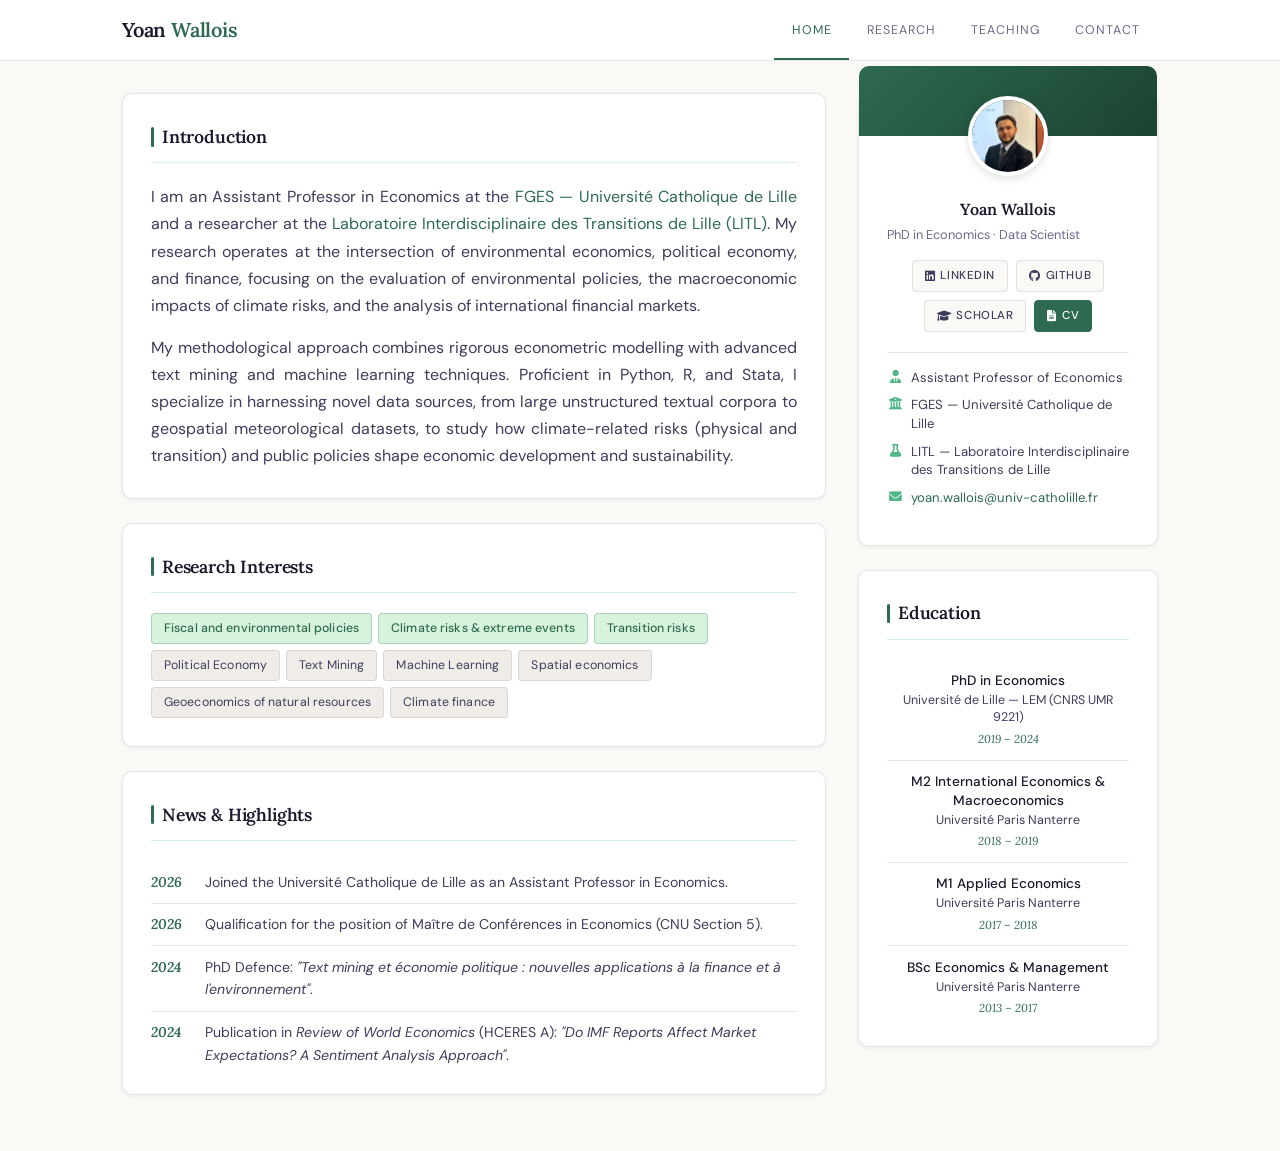
<file: index.html>
<!DOCTYPE html>
<html lang="en">
<head>
    <meta charset="UTF-8">
    <meta name="viewport" content="width=device-width, initial-scale=1.0">
    <meta name="description" content="Yoan Wallois — Assistant Professor in Economics at Université Catholique de Lille. Research in environmental policy, climate risks, and text mining.">
    <title>Yoan Wallois - Academic Website</title>
    <link rel="stylesheet" href="style.css">
    <link rel="stylesheet" href="https://cdnjs.cloudflare.com/ajax/libs/font-awesome/6.0.0/css/all.min.css">
</head>
<body>

    <header>
        <div class="nav-container">
            <a href="index.html" class="logo">Yoan <span>Wallois</span></a>
            <button class="nav-toggle" aria-label="Toggle navigation" onclick="document.querySelector('nav').classList.toggle('open')">
                <i class="fas fa-bars"></i>
            </button>
            <nav>
                <ul>
                    <li><a href="index.html" class="active">Home</a></li>
                    <li><a href="research.html">Research</a></li>
                    <li><a href="teaching.html">Teaching</a></li>
                    <li><a href="contact.html">Contact</a></li>
                </ul>
            </nav>
        </div>
    </header>

    <div class="container">

        <!-- Main Content -->
        <main class="content">

            <section class="card">
                <h2>Introduction</h2>
                <p>I am an Assistant Professor in Economics at the <a href="https://www.fges.fr">FGES — Université Catholique de Lille</a> and a researcher at the <a href="https://litl-lab.fr">Laboratoire Interdisciplinaire des Transitions de Lille (LITL)</a>. My research operates at the intersection of environmental economics, political economy, and finance, focusing on the evaluation of environmental policies, the macroeconomic impacts of climate risks, and the analysis of international financial markets.</p>
                <p>My methodological approach combines rigorous econometric modelling with advanced text mining and machine learning techniques. Proficient in Python, R, and Stata, I specialize in harnessing novel data sources, from large unstructured textual corpora to geospatial meteorological datasets, to study how climate-related risks (physical and transition) and public policies shape economic development and sustainability.</p>
            </section>

            <section class="card">
                <h2>Research Interests</h2>
                <div class="tag-container">
                    <span class="tag primary">Fiscal and environmental policies</span>
                    <span class="tag primary">Climate risks &amp; extreme events</span>
                    <span class="tag primary">Transition risks</span>
                    <span class="tag">Political Economy</span>
                    <span class="tag">Text Mining</span>
                    <span class="tag">Machine Learning</span>
                    <span class="tag">Spatial economics</span>
                    <span class="tag">Geoeconomics of natural resources</span>
                    <span class="tag">Climate finance</span>
                </div>
            </section>

            <section class="card">
                <h2>News &amp; Highlights</h2>
                <ul class="news-list">
                    <li>
                        <span class="news-year">2026</span>
                        <span>Joined the Université Catholique de Lille as an Assistant Professor in Economics.</span>
                    </li>
                    <li>
                        <span class="news-year">2026</span>
                        <span>Qualification for the position of Maître de Conférences in Economics (CNU Section 5).</span>
                    </li>
                    <li>
                        <span class="news-year">2024</span>
                        <span>PhD Defence: <em>"Text mining et économie politique : nouvelles applications à la finance et à l'environnement"</em>.</span>
                    </li>
                    <li>
                        <span class="news-year">2024</span>
                        <span>Publication in <em>Review of World Economics</em> (HCERES A): <em>"Do IMF Reports Affect Market Expectations? A Sentiment Analysis Approach"</em>.</span>
                    </li>
                </ul>
            </section>

        </main>

        <!-- Sidebar -->
        <aside class="sidebar">
 
            <div class="card">
                <!-- Green banner -->
                <div class="profile-banner"></div>
 
                <!-- Replace CVpic.jpg with your actual photo; if no photo, remove the <img> and use the initials div below -->
                <img src="CVpic.jpg" alt="Yoan Wallois" class="profile-img"
                     onerror="this.style.display='none'; document.getElementById('profile-initials').style.display='flex';">
                <div class="profile-initials" id="profile-initials" style="display:none;">YW</div>
 
                <h3 style="font-family: var(--serif); font-size: 1rem; color: var(--ink); margin-bottom: 2px;">Yoan Wallois</h3>
                <p style="font-size: 0.8rem; color: var(--ink-3); line-height: 1.5;">PhD in Economics · Data Scientist</p>
 
                <!-- Social / CV links -->
                <div class="social-links">
                    <a href="https://www.linkedin.com/in/yoanwallois" target="_blank" rel="noopener">
                        <i class="fab fa-linkedin"></i> LinkedIn
                    </a>
                    <a href="https://github.com/yoanwallois" target="_blank" rel="noopener">
                        <i class="fab fa-github"></i> GitHub
                    </a>
                    <a href="https://scholar.google.com" target="_blank" rel="noopener">
                        <i class="fas fa-graduation-cap"></i> Scholar
                    </a>
                    <a href="CV_YW2025_French.pdf" class="primary" download>
                        <i class="fas fa-file-alt"></i> CV
                    </a>
                </div>
 
                <!-- Contact info -->
                <div class="contact-info">
                    <ul>
                        <li><i class="fas fa-user-tie"></i> Assistant Professor of Economics</li>
                        <li><i class="fas fa-university"></i> FGES — Université Catholique de Lille</li>
                        <li><i class="fas fa-flask"></i> LITL — Laboratoire Interdisciplinaire des Transitions de Lille</li>
                        <li>
                            <i class="fas fa-envelope"></i>
                            <a href="mailto:yoan.wallois@univ-catholille.fr">yoan.wallois@univ-catholille.fr</a>
                        </li>
                    </ul>
                </div>
            </div>
 
            <!-- Education panel -->
            <div class="card">
                <br>
                <h2>Education</h2>
                <div class="edu-list">
                    <div class="edu-item">
                        <div class="edu-degree">PhD in Economics</div>
                        <div class="edu-institution">Université de Lille — LEM (CNRS UMR 9221)</div>
                        <div class="edu-year">2019 – 2024</div>
                    </div>
                    <div class="edu-item">
                        <div class="edu-degree">M2 International Economics &amp; Macroeconomics</div>
                        <div class="edu-institution">Université Paris Nanterre</div>
                        <div class="edu-year">2018 – 2019</div>
                    </div>
                    <div class="edu-item">
                        <div class="edu-degree">M1 Applied Economics</div>
                        <div class="edu-institution">Université Paris Nanterre</div>
                        <div class="edu-year">2017 – 2018</div>
                    </div>
                    <div class="edu-item">
                        <div class="edu-degree">BSc Economics &amp; Management</div>
                        <div class="edu-institution">Université Paris Nanterre</div>
                        <div class="edu-year">2013 – 2017</div>
                    </div>
                </div>
            </div>
 
        </aside>
    </div>
 
</body>
</html>
</file>
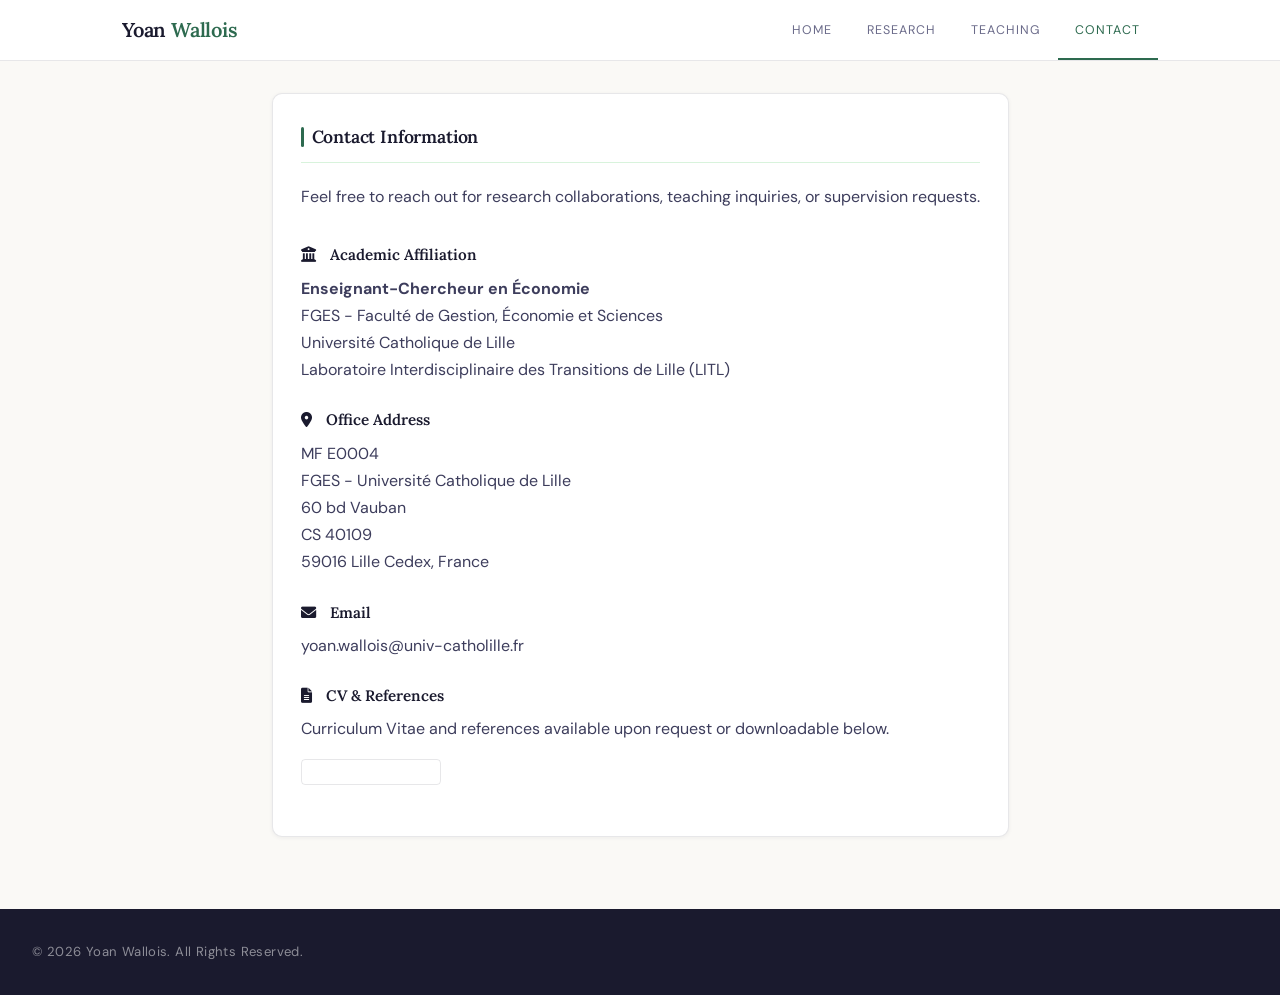
<file: contact.html>
<!DOCTYPE html>
<html lang="en">
<head>
    <meta charset="UTF-8">
    <meta name="viewport" content="width=device-width, initial-scale=1.0">
    <title>Contact - Yoan Wallois</title>
    <link rel="stylesheet" href="style.css">
    <link rel="stylesheet" href="https://cdnjs.cloudflare.com/ajax/libs/font-awesome/6.0.0/css/all.min.css">
</head>
<body>

    <header>
        <div class="nav-container">
            <a href="index.html" class="logo">Yoan <span>Wallois</span></a>
            <nav>
                <ul>
                    <li><a href="index.html">Home</a></li>
                    <li><a href="research.html">Research</a></li>
                    <li><a href="teaching.html">Teaching</a></li>
                    <li><a href="contact.html" class="active">Contact</a></li>
                </ul>
            </nav>
        </div>
    </header>

    <div class="container">
        <main class="content" style="grid-column: 1 / -1; max-width: 800px; margin: 0 auto;">
            
            <section class="card">
                <h2>Contact Information</h2>
                <p>Feel free to reach out for research collaborations, teaching inquiries, or supervision requests.</p>
                
                <div style="margin-top: 2rem;">
                    <div style="margin-bottom: 1.5rem;">
                        <h3><i class="fas fa-university" style="color: var(--secondary-color); margin-right: 10px;"></i> Academic Affiliation</h3>
                        <p>
                            <strong>Enseignant-Chercheur en Économie</strong><br>
                            FGES - Faculté de Gestion, Économie et Sciences<br>
                            Université Catholique de Lille<br>
                            Laboratoire Interdisciplinaire des Transitions de Lille (LITL)
                        </p>
                    </div>

                    <div style="margin-bottom: 1.5rem;">
                        <h3><i class="fas fa-map-marker-alt" style="color: var(--secondary-color); margin-right: 10px;"></i> Office Address</h3>
                        <p> 
                            MF E0004<br>
                            FGES - Université Catholique de Lille<br>
                            60 bd Vauban<br>
                            CS 40109<br>
                            59016 Lille Cedex, France
                        </p>
                    </div>

                    <div style="margin-bottom: 1.5rem;">
                        <h3><i class="fas fa-envelope" style="color: var(--secondary-color); margin-right: 10px;"></i> Email</h3>
                        <p><a href="mailto:yoan.wallois@univ-catholille.fr" style="color: var(--secondary-color); text-decoration: none;">yoan.wallois@univ-catholille.fr</a></p>
                    </div>
                    
                    <div style="margin-bottom: 1.5rem;">
                        <h3><i class="fas fa-file-alt" style="color: var(--secondary-color); margin-right: 10px;"></i> CV & References</h3>
                        <p>Curriculum Vitae and references available upon request or downloadable below.</p>
                        <a href="CV_YW2025_French.pdf" class="tag" style="text-decoration: none; background-color: var(--primary-color); color: white;">Download CV (PDF)</a>
                    </div>
                </div>
            </section>

        </main>
    </div>

    <footer>
        <p>&copy; 2026 Yoan Wallois. All Rights Reserved.</p>
    </footer>

</body>
</html>
</file>
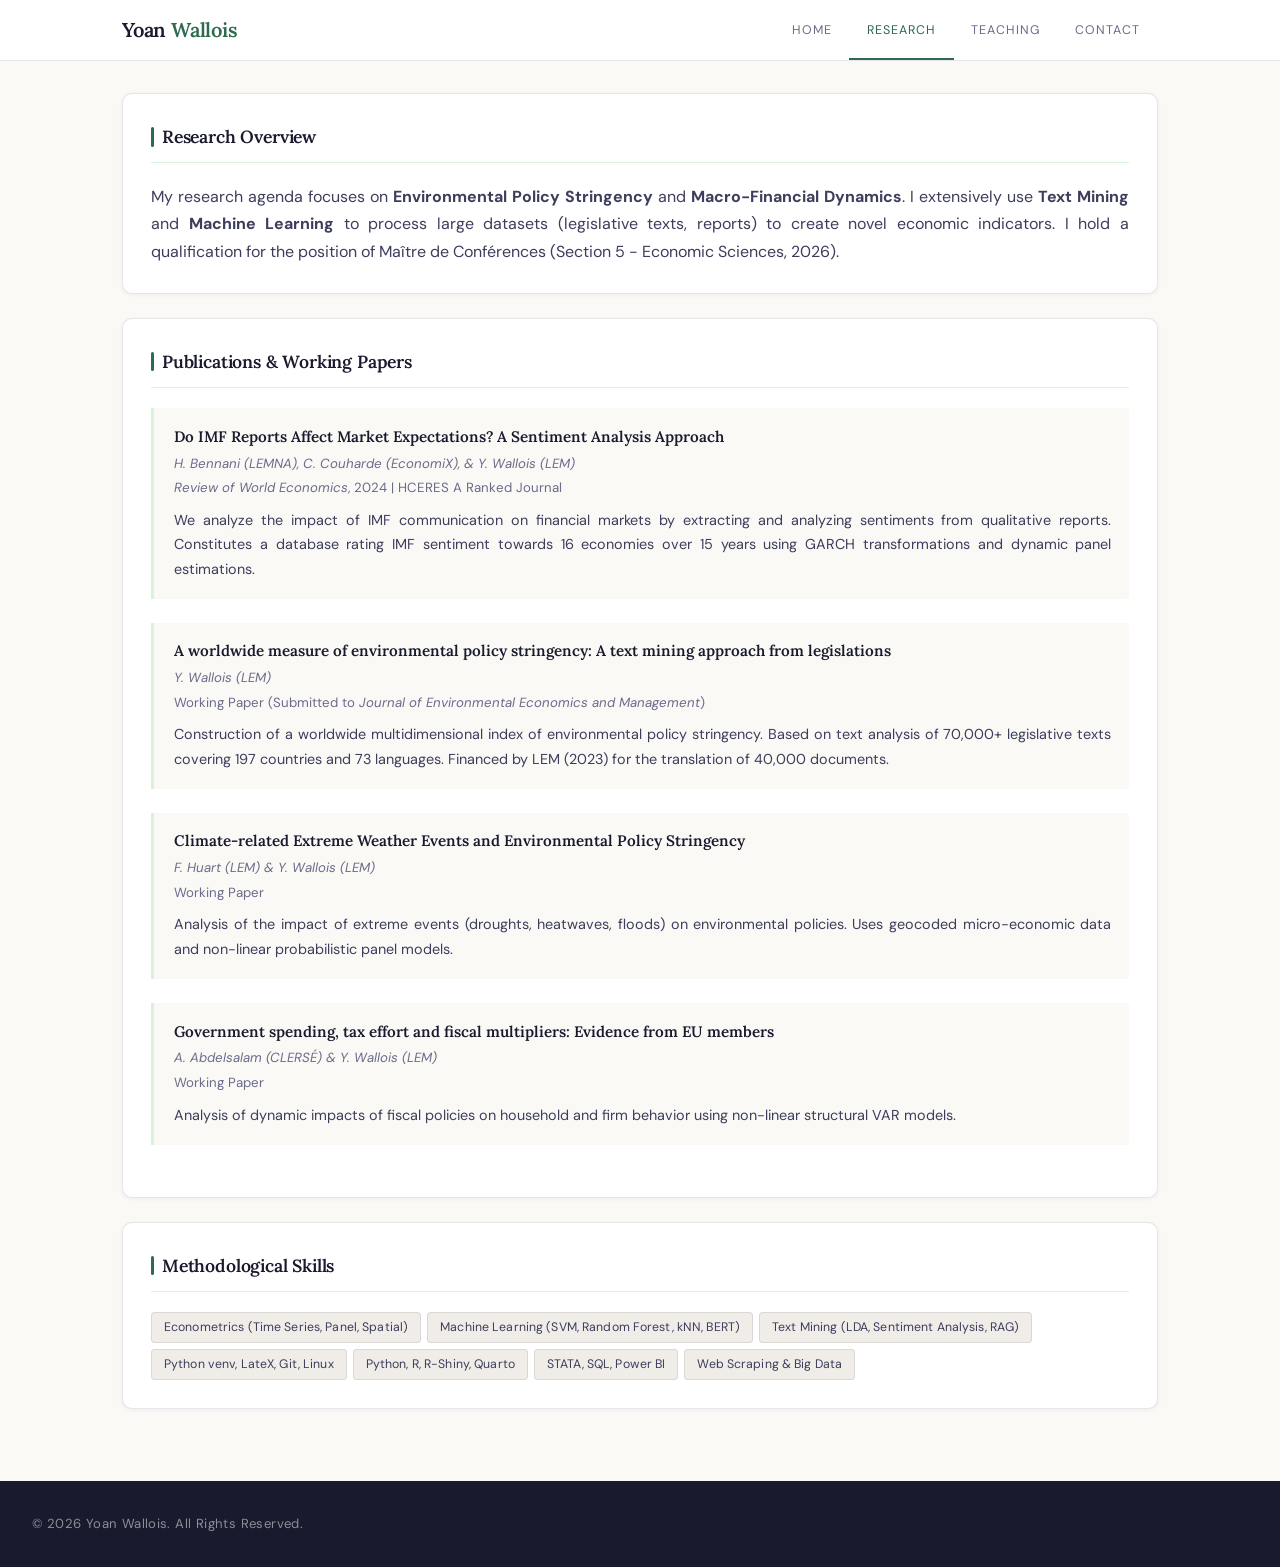
<file: research.html>
<!DOCTYPE html>
<html lang="en">
<head>
    <meta charset="UTF-8">
    <meta name="viewport" content="width=device-width, initial-scale=1.0">
    <title>Research - Yoan Wallois</title>
    <link rel="stylesheet" href="style.css">
    <link rel="stylesheet" href="https://cdnjs.cloudflare.com/ajax/libs/font-awesome/6.0.0/css/all.min.css">
</head>
<body>

    <header>
        <div class="nav-container">
            <a href="index.html" class="logo">Yoan <span>Wallois</span></a>
            <nav>
                <ul>
                    <li><a href="index.html">Home</a></li>
                    <li><a href="research.html" class="active">Research</a></li>
                    <li><a href="teaching.html">Teaching</a></li>
                    <li><a href="contact.html">Contact</a></li>
                </ul>
            </nav>
        </div>
    </header>

    <div class="container">
        <main class="content" style="grid-column: 1 / -1;"> <!-- Full width for research list -->
            
            <section class="card">
                <h2>Research Overview</h2>
                <p>My research agenda focuses on <strong>Environmental Policy Stringency</strong> and <strong>Macro-Financial Dynamics</strong>. I extensively use <strong>Text Mining</strong> and <strong>Machine Learning</strong> to process large datasets (legislative texts, reports) to create novel economic indicators. I hold a qualification for the position of Maître de Conférences (Section 5 - Economic Sciences, 2026).</p>
            </section>

            <section class="card">
                <h2>Publications & Working Papers</h2>

                <div class="pub-item">
                    <span class="pub-title">Do IMF Reports Affect Market Expectations? A Sentiment Analysis Approach</span>
                    <span class="pub-authors">H. Bennani (LEMNA), C. Couharde (EconomiX), & Y. Wallois (LEM)</span>
                    <span class="pub-journal"><em>Review of World Economics</em>, 2024 | HCERES A Ranked Journal</span>
                    <p style="font-size: 0.9rem; margin-top: 0.5rem;">We analyze the impact of IMF communication on financial markets by extracting and analyzing sentiments from qualitative reports. Constitutes a database rating IMF sentiment towards 16 economies over 15 years using GARCH transformations and dynamic panel estimations.</p>
                </div>

                <div class="pub-item">
                    <span class="pub-title">A worldwide measure of environmental policy stringency: A text mining approach from legislations</span>
                    <span class="pub-authors">Y. Wallois (LEM)</span>
                    <span class="pub-journal">Working Paper (Submitted to <em>Journal of Environmental Economics and Management</em>)</span>
                    <p style="font-size: 0.9rem; margin-top: 0.5rem;">Construction of a worldwide multidimensional index of environmental policy stringency. Based on text analysis of 70,000+ legislative texts covering 197 countries and 73 languages. Financed by LEM (2023) for the translation of 40,000 documents.</p>
                </div>

                <div class="pub-item">
                    <span class="pub-title">Climate-related Extreme Weather Events and Environmental Policy Stringency</span>
                    <span class="pub-authors">F. Huart (LEM) & Y. Wallois (LEM)</span>
                    <span class="pub-journal">Working Paper</span>
                    <p style="font-size: 0.9rem; margin-top: 0.5rem;">Analysis of the impact of extreme events (droughts, heatwaves, floods) on environmental policies. Uses geocoded micro-economic data and non-linear probabilistic panel models.</p>
                </div>
                
                 <div class="pub-item">
                    <span class="pub-title">Government spending, tax effort and fiscal multipliers: Evidence from EU members</span>
                    <span class="pub-authors">A. Abdelsalam (CLERSÉ) & Y. Wallois (LEM)</span>
                    <span class="pub-journal">Working Paper</span>
                    <p style="font-size: 0.9rem; margin-top: 0.5rem;">Analysis of dynamic impacts of fiscal policies on household and firm behavior using non-linear structural VAR models.</p>
                </div>

            </section>

            <section class="card">
                <h2>Methodological Skills</h2>
                <div class="tag-container">
                    <span class="tag">Econometrics (Time Series, Panel, Spatial)</span>
                    <span class="tag">Machine Learning (SVM, Random Forest, kNN, BERT)</span>
                    <span class="tag">Text Mining (LDA, Sentiment Analysis, RAG)</span>
                    <span class="tag">Python venv, LateX, Git, Linux</span>
                    <span class="tag">Python, R, R-Shiny, Quarto</span>
                    <span class="tag">STATA, SQL, Power BI</span>
                    <span class="tag">Web Scraping & Big Data</span>
                </div>
            </section>
            
        </main>
    </div>

    <footer>
        <p>&copy; 2026 Yoan Wallois. All Rights Reserved.</p>
    </footer>

</body>
</html>
</file>
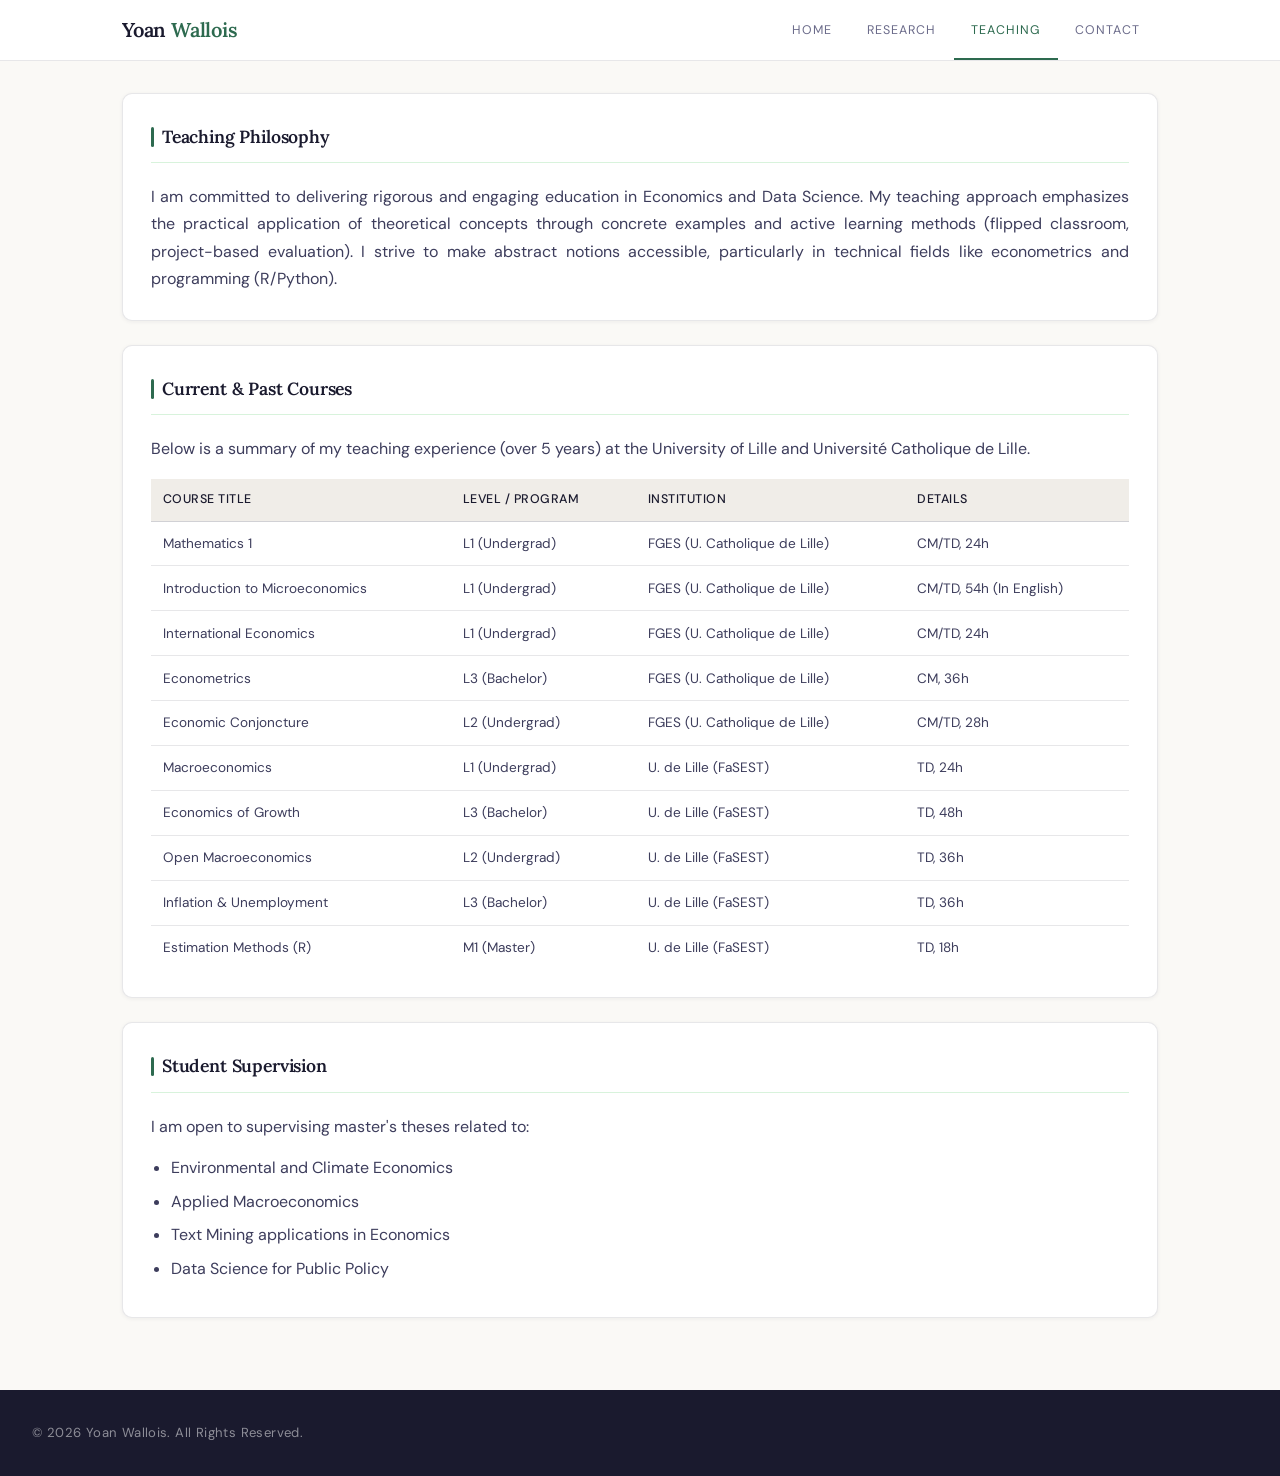
<file: teaching.html>
<!DOCTYPE html>
<html lang="en">
<head>
    <meta charset="UTF-8">
    <meta name="viewport" content="width=device-width, initial-scale=1.0">
    <title>Teaching - Yoan Wallois</title>
    <link rel="stylesheet" href="style.css">
    <link rel="stylesheet" href="https://cdnjs.cloudflare.com/ajax/libs/font-awesome/6.0.0/css/all.min.css">
</head>
<body>

    <header>
        <div class="nav-container">
            <a href="index.html" class="logo">Yoan <span>Wallois</span></a>
            <nav>
                <ul>
                    <li><a href="index.html">Home</a></li>
                    <li><a href="research.html">Research</a></li>
                    <li><a href="teaching.html" class="active">Teaching</a></li>
                    <li><a href="contact.html">Contact</a></li>
                </ul>
            </nav>
        </div>
    </header>

    <div class="container">
        <main class="content" style="grid-column: 1 / -1;">
            
            <section class="card">
                <h2>Teaching Philosophy</h2>
                <p>I am committed to delivering rigorous and engaging education in Economics and Data Science. My teaching approach emphasizes the practical application of theoretical concepts through concrete examples and active learning methods (flipped classroom, project-based evaluation). I strive to make abstract notions accessible, particularly in technical fields like econometrics and programming (R/Python).</p>
            </section>

            <section class="card">
                <h2>Current & Past Courses</h2>
                <p>Below is a summary of my teaching experience (over 5 years) at the University of Lille and Université Catholique de Lille.</p>
                
                <table class="teaching-table">
                    <thead>
                        <tr>
                            <th>Course Title</th>
                            <th>Level / Program</th>
                            <th>Institution</th>
                            <th>Details</th>
                        </tr>
                    </thead>
                    <tbody>
                        <tr>
                            <td>Mathematics 1</td>
                            <td>L1 (Undergrad)</td>
                            <td>FGES (U. Catholique de Lille)</td>
                            <td>CM/TD, 24h</td>
                        </tr>
                        <tr>
                            <td>Introduction to Microeconomics</td>
                            <td>L1 (Undergrad)</td>
                            <td>FGES (U. Catholique de Lille)</td>
                            <td>CM/TD, 54h (In English)</td>
                        </tr>
                        <tr>
                            <td>International Economics</td>
                            <td>L1 (Undergrad)</td>
                            <td>FGES (U. Catholique de Lille)</td>
                            <td>CM/TD, 24h</td>
                        </tr>
                        <tr>
                            <td>Econometrics</td>
                            <td>L3 (Bachelor)</td>
                            <td>FGES (U. Catholique de Lille)</td>
                            <td>CM, 36h</td>
                        </tr>
                         <tr>
                            <td>Economic Conjoncture</td>
                            <td>L2 (Undergrad)</td>
                            <td>FGES (U. Catholique de Lille)</td>
                            <td>CM/TD, 28h</td>
                        </tr>
                        <tr>
                            <td>Macroeconomics</td>
                            <td>L1 (Undergrad)</td>
                            <td>U. de Lille (FaSEST)</td>
                            <td>TD, 24h</td>
                        </tr>
                        <tr>
                            <td>Economics of Growth</td>
                            <td>L3 (Bachelor)</td>
                            <td>U. de Lille (FaSEST)</td>
                            <td>TD, 48h</td>
                        </tr>
                        <tr>
                            <td>Open Macroeconomics</td>
                            <td>L2 (Undergrad)</td>
                            <td>U. de Lille (FaSEST)</td>
                            <td>TD, 36h</td>
                        </tr>
                        <tr>
                            <td>Inflation & Unemployment</td>
                            <td>L3 (Bachelor)</td>
                            <td>U. de Lille (FaSEST)</td>
                            <td>TD, 36h</td>
                        </tr>
                        <tr>
                            <td>Estimation Methods (R)</td>
                            <td>M1 (Master)</td>
                            <td>U. de Lille (FaSEST)</td>
                            <td>TD, 18h</td>
                        </tr>
                    </tbody>
                </table>
            </section>

            <section class="card">
                <h2>Student Supervision</h2>
                <p>I am open to supervising master's theses related to:</p>
                <ul>
                    <li>Environmental and Climate Economics</li>
                    <li>Applied Macroeconomics</li>
                    <li>Text Mining applications in Economics</li>
                    <li>Data Science for Public Policy</li>
                </ul>
            </section>

        </main>
    </div>

    <footer>
        <p>&copy; 2026 Yoan Wallois. All Rights Reserved.</p>
    </footer>

</body>
</html>
</file>
<file: style.css>
/* ============================================================
   style.css — Yoan Wallois Academic Website
   Redesigned: Lora + DM Sans · Forest green · Warm off-white
   ============================================================ */

@import url('https://fonts.googleapis.com/css2?family=Lora:ital,wght@0,400;0,600;1,400&family=DM+Sans:opsz,wght@9..40,300;9..40,400;9..40,500&display=swap');

/* ── Variables ─────────────────────────────────────────────── */
:root {
    --ink:           #1a1a2e;
    --ink-2:         #3d3d5c;
    --ink-3:         #6b6b8a;
    --accent:        #2d6a4f;
    --accent-mid:    #52b788;
    --accent-light:  #d8f3dc;
    --accent-hover:  #1b4332;
    --paper:         #faf9f6;
    --paper-2:       #f0ede8;
    --white:         #ffffff;
    --border:        rgba(26, 26, 46, 0.1);
    --border-strong: rgba(26, 26, 46, 0.2);
    --serif:         'Lora', Georgia, 'Times New Roman', serif;
    --sans:          'DM Sans', 'Helvetica Neue', Arial, sans-serif;
    --radius:        4px;
    --radius-lg:     10px;
    --shadow:        0 1px 4px rgba(26,26,46,0.06);
}

/* ── Reset ─────────────────────────────────────────────────── */
*, *::before, *::after { box-sizing: border-box; margin: 0; padding: 0; }

/* ── Base ──────────────────────────────────────────────────── */
html { scroll-behavior: smooth; }

body {
    font-family: var(--sans);
    font-size: 1rem;
    line-height: 1.7;
    color: var(--ink-2);
    background-color: var(--paper);
    -webkit-font-smoothing: antialiased;
}

p { margin-bottom: 0.9rem; text-align: justify; }
p:last-child { margin-bottom: 0; }

a { color: var(--accent); text-decoration: none; transition: color 0.2s; }
a:hover { color: var(--accent-hover); }

ul { padding-left: 1.25rem; }
li { margin-bottom: 0.4rem; }

/* ── Header & Navigation ───────────────────────────────────── */
header {
    background-color: var(--white);
    border-bottom: 1px solid var(--border);
    position: sticky;
    top: 0;
    z-index: 1000;
}

.nav-container {
    max-width: 1100px;
    margin: 0 auto;
    padding: 0 2rem;
    height: 60px;
    display: flex;
    justify-content: space-between;
    align-items: center;
}

.logo {
    font-family: var(--serif);
    font-size: 1.25rem;
    font-weight: 600;
    color: var(--ink);
    text-decoration: none;
    letter-spacing: -0.01em;
}

.logo span { color: var(--accent); }

nav ul {
    display: flex;
    list-style: none;
    gap: 0;
    padding: 0;
}

nav ul li { margin: 0; }

nav ul li a {
    display: inline-block;
    padding: 0 1.1rem;
    height: 60px;
    line-height: 60px;
    font-size: 0.78rem;
    font-weight: 400;
    letter-spacing: 0.08em;
    text-transform: uppercase;
    color: var(--ink-3);
    text-decoration: none;
    border-bottom: 2px solid transparent;
    transition: color 0.2s, border-color 0.2s;
}

nav ul li a:hover,
nav ul li a.active {
    color: var(--accent);
    border-bottom-color: var(--accent);
}

/* Mobile nav toggle */
.nav-toggle {
    display: none;
    background: none;
    border: none;
    cursor: pointer;
    padding: 4px;
    color: var(--ink);
    font-size: 1.2rem;
}

@media (max-width: 680px) {
    .nav-toggle { display: block; }

    nav {
        display: none;
        position: absolute;
        top: 60px;
        left: 0;
        right: 0;
        background: var(--white);
        border-bottom: 1px solid var(--border);
        z-index: 999;
    }

    nav.open { display: block; }

    nav ul { flex-direction: column; gap: 0; }

    nav ul li a {
        display: block;
        height: auto;
        line-height: 1;
        padding: 0.85rem 2rem;
        border-bottom: 1px solid var(--border);
        border-left: none;
    }

    nav ul li a.active {
        border-bottom: 1px solid var(--border);
        border-left: 3px solid var(--accent);
        color: var(--accent);
    }
}

/* ── Layout ────────────────────────────────────────────────── */
.container {
    max-width: 1100px;
    margin: 2rem auto;
    padding: 0 2rem;
    display: grid;
    grid-template-columns: 1fr 300px;
    gap: 2rem;
    align-items: start;
}

@media (max-width: 768px) {
    .container { grid-template-columns: 1fr; }
}

/* ── Cards ─────────────────────────────────────────────────── */
.card {
    background: var(--white);
    border: 1px solid var(--border);
    border-radius: var(--radius-lg);
    padding: 1.75rem;
    margin-bottom: 1.5rem;
    box-shadow: var(--shadow);
}

.card h2 {
    font-family: var(--serif);
    font-size: 1.1rem;
    font-weight: 600;
    color: var(--ink);
    padding-bottom: 0.65rem;
    margin-bottom: 1.25rem;
    border-bottom: 1.5px solid var(--accent-light);
    display: flex;
    align-items: center;
    gap: 0.5rem;
    letter-spacing: -0.01em;
}

/* Green left-rule before every h2 */
.card h2::before {
    content: '';
    display: inline-block;
    width: 3px;
    height: 1.1em;
    background: var(--accent);
    border-radius: 2px;
    flex-shrink: 0;
}

.card h3 {
    font-family: var(--serif);
    font-size: 0.95rem;
    font-weight: 600;
    color: var(--ink);
    margin-top: 1.25rem;
    margin-bottom: 0.4rem;
}

/* ── Sidebar ───────────────────────────────────────────────── */
.sidebar {
    position: sticky;
    top: 80px;
    height: fit-content;
}

/* Profile card banner */
.profile-banner {
    height: 70px;
    background: linear-gradient(135deg, var(--accent) 0%, var(--accent-hover) 100%);
    border-radius: var(--radius-lg) var(--radius-lg) 0 0;
    margin: -1.75rem -1.75rem 0;
}

.profile-img {
    width: 80px;
    height: 80px;
    border-radius: 50%;
    object-fit: cover;
    display: block;
    margin: -40px auto 0.75rem;
    border: 4px solid var(--white);
    box-shadow: 0 2px 8px rgba(26,26,46,0.15);
    position: relative;
    z-index: 1;
}

/* Initials fallback (shown when no photo) */
.profile-initials {
    width: 80px;
    height: 80px;
    border-radius: 50%;
    background: var(--paper-2);
    border: 4px solid var(--white);
    display: flex;
    align-items: center;
    justify-content: center;
    font-family: var(--serif);
    font-size: 1.3rem;
    font-weight: 600;
    color: var(--accent);
    margin: -40px auto 0.75rem;
    box-shadow: 0 2px 8px rgba(26,26,46,0.15);
    position: relative;
    z-index: 1;
}

.sidebar .card { text-align: center; padding-top: 0; }

.sidebar .card .contact-info {
    margin-top: 1.25rem;
    text-align: left;
    border-top: 1px solid var(--border);
    padding-top: 1rem;
}

.contact-info ul { list-style: none; padding: 0; }

.contact-info ul li {
    margin-bottom: 0.6rem;
    display: flex;
    align-items: flex-start;
    font-size: 0.82rem;
    color: var(--ink-2);
    line-height: 1.4;
    gap: 0.5rem;
}

.contact-info i {
    color: var(--accent-mid);
    width: 16px;
    text-align: center;
    margin-top: 2px;
    flex-shrink: 0;
    font-size: 0.8rem;
}

/* Social icon links */
.social-links {
    display: flex;
    justify-content: center;
    gap: 0.5rem;
    margin-top: 1rem;
    flex-wrap: wrap;
}

.social-links a {
    display: inline-flex;
    align-items: center;
    gap: 5px;
    font-size: 0.72rem;
    font-weight: 500;
    letter-spacing: 0.05em;
    text-transform: uppercase;
    padding: 5px 12px;
    border-radius: var(--radius);
    border: 1px solid var(--border);
    background: var(--paper);
    color: var(--ink-2);
    text-decoration: none;
    transition: all 0.2s;
}

.social-links a:hover {
    border-color: var(--accent);
    color: var(--accent);
    background: var(--accent-light);
}

.social-links a.primary {
    background: var(--accent);
    color: var(--white);
    border-color: var(--accent);
}

.social-links a.primary:hover {
    background: var(--accent-hover);
    border-color: var(--accent-hover);
}

/* ── Stats mini-panel ──────────────────────────────────────── */
.stats-grid {
    display: grid;
    grid-template-columns: 1fr 1fr;
    gap: 0;
    border: 1px solid var(--border);
    border-radius: var(--radius-lg);
    overflow: hidden;
    margin-bottom: 1.5rem;
    box-shadow: var(--shadow);
}

.stat-item {
    text-align: center;
    padding: 1rem 0.5rem;
    background: var(--white);
    border-right: 1px solid var(--border);
    border-bottom: 1px solid var(--border);
}

.stat-item:nth-child(2n) { border-right: none; }
.stat-item:nth-last-child(-n+2) { border-bottom: none; }

.stat-number {
    font-family: var(--serif);
    font-size: 1.5rem;
    font-weight: 600;
    color: var(--accent);
    line-height: 1;
    margin-bottom: 4px;
}

.stat-label {
    font-size: 0.68rem;
    color: var(--ink-3);
    letter-spacing: 0.06em;
    text-transform: uppercase;
}

/* ── Tags ──────────────────────────────────────────────────── */
.tag-container {
    display: flex;
    flex-wrap: wrap;
    gap: 6px;
    margin-top: 0.75rem;
}

.tag {
    font-size: 0.77rem;
    font-weight: 400;
    padding: 4px 12px;
    border-radius: var(--radius);
    background: var(--paper-2);
    color: var(--ink-2);
    border: 1px solid var(--border);
    letter-spacing: 0.01em;
}

.tag.primary {
    background: var(--accent-light);
    color: var(--accent);
    border-color: rgba(45, 106, 79, 0.25);
    font-weight: 500;
}

/* ── News list ─────────────────────────────────────────────── */
.news-list { list-style: none; padding: 0; }

.news-list li {
    padding: 0.6rem 0;
    border-bottom: 1px solid var(--border);
    font-size: 0.88rem;
    color: var(--ink-2);
    line-height: 1.6;
    display: flex;
    gap: 0.6rem;
    margin: 0;
}

.news-list li:last-child { border-bottom: none; padding-bottom: 0; }

.news-year {
    font-family: var(--serif);
    font-style: italic;
    color: var(--accent);
    font-weight: 600;
    flex-shrink: 0;
    min-width: 2.8rem;
}

/* ── Publications ──────────────────────────────────────────── */
.pub-item {
    margin-bottom: 1.5rem;
    padding: 1.1rem 1.1rem 1.1rem 1.25rem;
    border-left: 3px solid var(--accent-light);
    background: var(--paper);
    border-radius: 0 var(--radius) var(--radius) 0;
    transition: border-color 0.2s;
}

.pub-item:hover { border-left-color: var(--accent); }

.pub-status {
    display: inline-block;
    font-size: 0.7rem;
    font-weight: 500;
    letter-spacing: 0.06em;
    text-transform: uppercase;
    padding: 2px 8px;
    border-radius: var(--radius);
    margin-bottom: 6px;
}

.pub-status.published { background: var(--accent-light); color: var(--accent); }
.pub-status.submitted { background: #fff3cd; color: #856404; }
.pub-status.working   { background: var(--paper-2); color: var(--ink-3); }

.pub-title {
    font-family: var(--serif);
    font-weight: 600;
    font-size: 0.95rem;
    color: var(--ink);
    display: block;
    margin-bottom: 4px;
    line-height: 1.5;
}

.pub-authors {
    font-style: italic;
    font-size: 0.83rem;
    color: var(--ink-3);
    display: block;
    margin-bottom: 2px;
}

.pub-journal {
    color: var(--ink-3);
    font-size: 0.83rem;
    display: block;
    margin-bottom: 6px;
}

.pub-abstract {
    font-size: 0.83rem;
    color: var(--ink-2);
    line-height: 1.6;
    margin: 0;
}

.pub-links { display: flex; gap: 6px; margin-top: 8px; flex-wrap: wrap; }

.pub-link {
    font-size: 0.72rem;
    font-weight: 500;
    letter-spacing: 0.04em;
    text-transform: uppercase;
    padding: 3px 10px;
    border-radius: var(--radius);
    border: 1px solid var(--border);
    color: var(--ink-2);
    background: var(--white);
    text-decoration: none;
    transition: all 0.15s;
}

.pub-link:hover {
    border-color: var(--accent);
    color: var(--accent);
}

.pub-link.doi {
    background: var(--accent-light);
    color: var(--accent);
    border-color: rgba(45,106,79,0.25);
}

/* ── Education list ────────────────────────────────────────── */
.edu-list { display: flex; flex-direction: column; gap: 0; }

.edu-item {
    padding: 0.7rem 0;
    border-bottom: 1px solid var(--border);
}

.edu-item:last-child { border-bottom: none; padding-bottom: 0; }

.edu-degree {
    font-size: 0.85rem;
    font-weight: 500;
    color: var(--ink);
    line-height: 1.4;
    margin-bottom: 2px;
}

.edu-institution {
    font-size: 0.78rem;
    color: var(--ink-2);
    line-height: 1.4;
}

.edu-year {
    font-size: 0.72rem;
    color: var(--accent);
    font-family: var(--serif);
    font-style: italic;
    margin-top: 2px;
}


.teaching-table {
    width: 100%;
    border-collapse: collapse;
    margin-top: 1rem;
    font-size: 0.85rem;
}

.teaching-table th {
    background: var(--paper-2);
    color: var(--ink);
    font-weight: 500;
    font-size: 0.78rem;
    letter-spacing: 0.04em;
    text-transform: uppercase;
    padding: 0.65rem 0.75rem;
    text-align: left;
    border-bottom: 1.5px solid var(--border-strong);
}

.teaching-table td {
    padding: 0.65rem 0.75rem;
    border-bottom: 1px solid var(--border);
    color: var(--ink-2);
    vertical-align: top;
}

.teaching-table tr:last-child td { border-bottom: none; }
.teaching-table tr:hover td { background: var(--paper); }

/* ── Footer ────────────────────────────────────────────────── */
footer {
    background-color: var(--ink);
    color: rgba(255,255,255,0.5);
    text-align: center;
    padding: 2rem;
    margin-top: 3rem;
    font-size: 0.82rem;
    letter-spacing: 0.03em;
}
</file>
